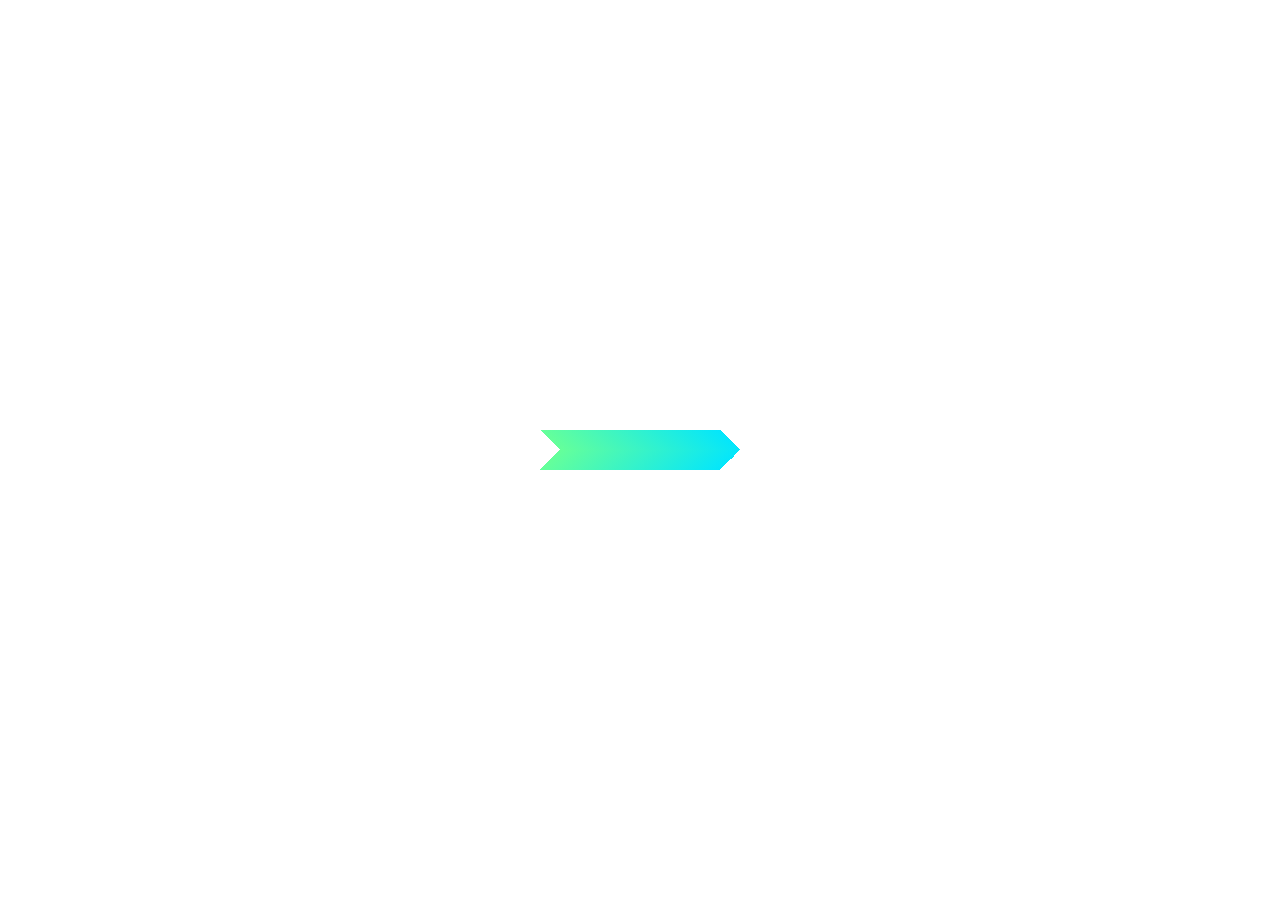
<file: projects backgrounds/five/index.html>
<!DOCTYPE html>
<html lang="en">
<head>
  <meta charset="UTF-8">
  <meta http-equiv="X-UA-Compatible" content="IE=edge">
  <meta name="viewport" content="width=device-width, initial-scale=1.0">
  <title>Document</title>
  <link rel="stylesheet" href="style.css">
</head>
<body>
  <div class="arrow"></div>
</body>
</html>
</file>
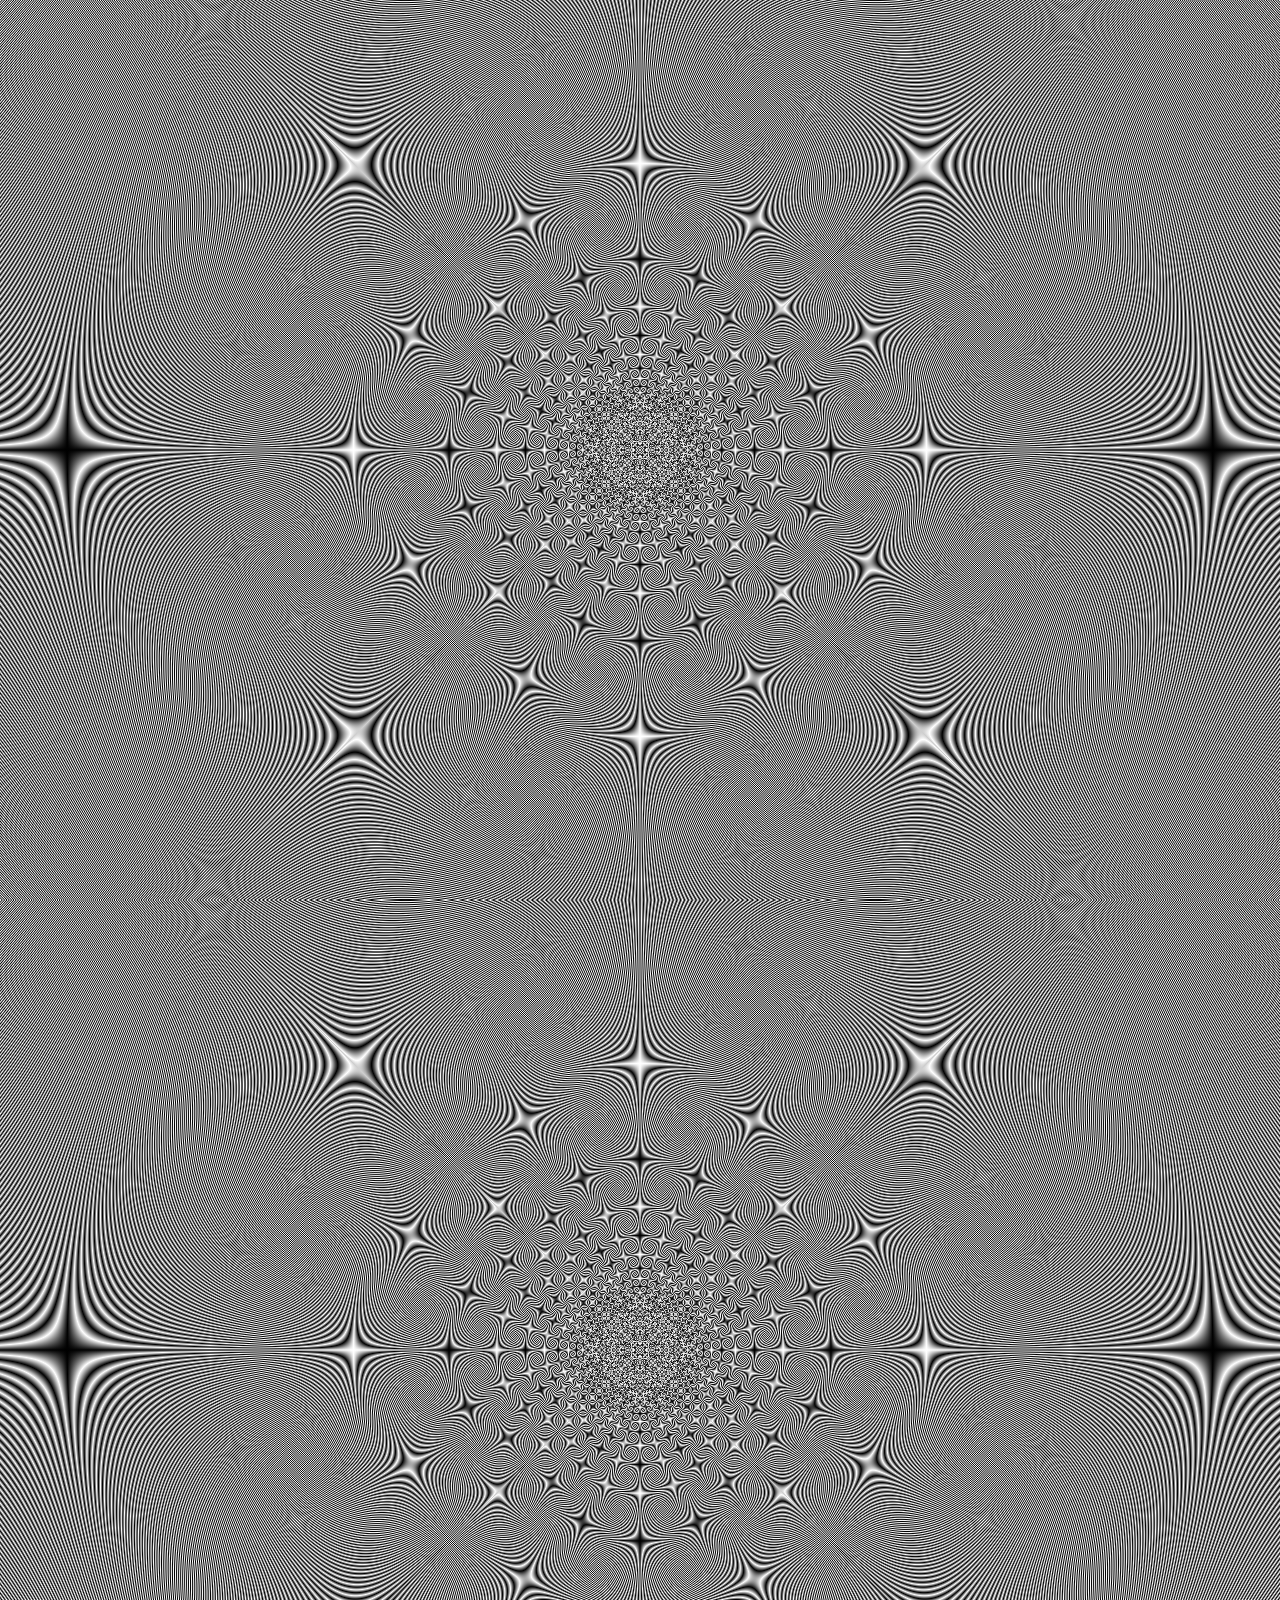
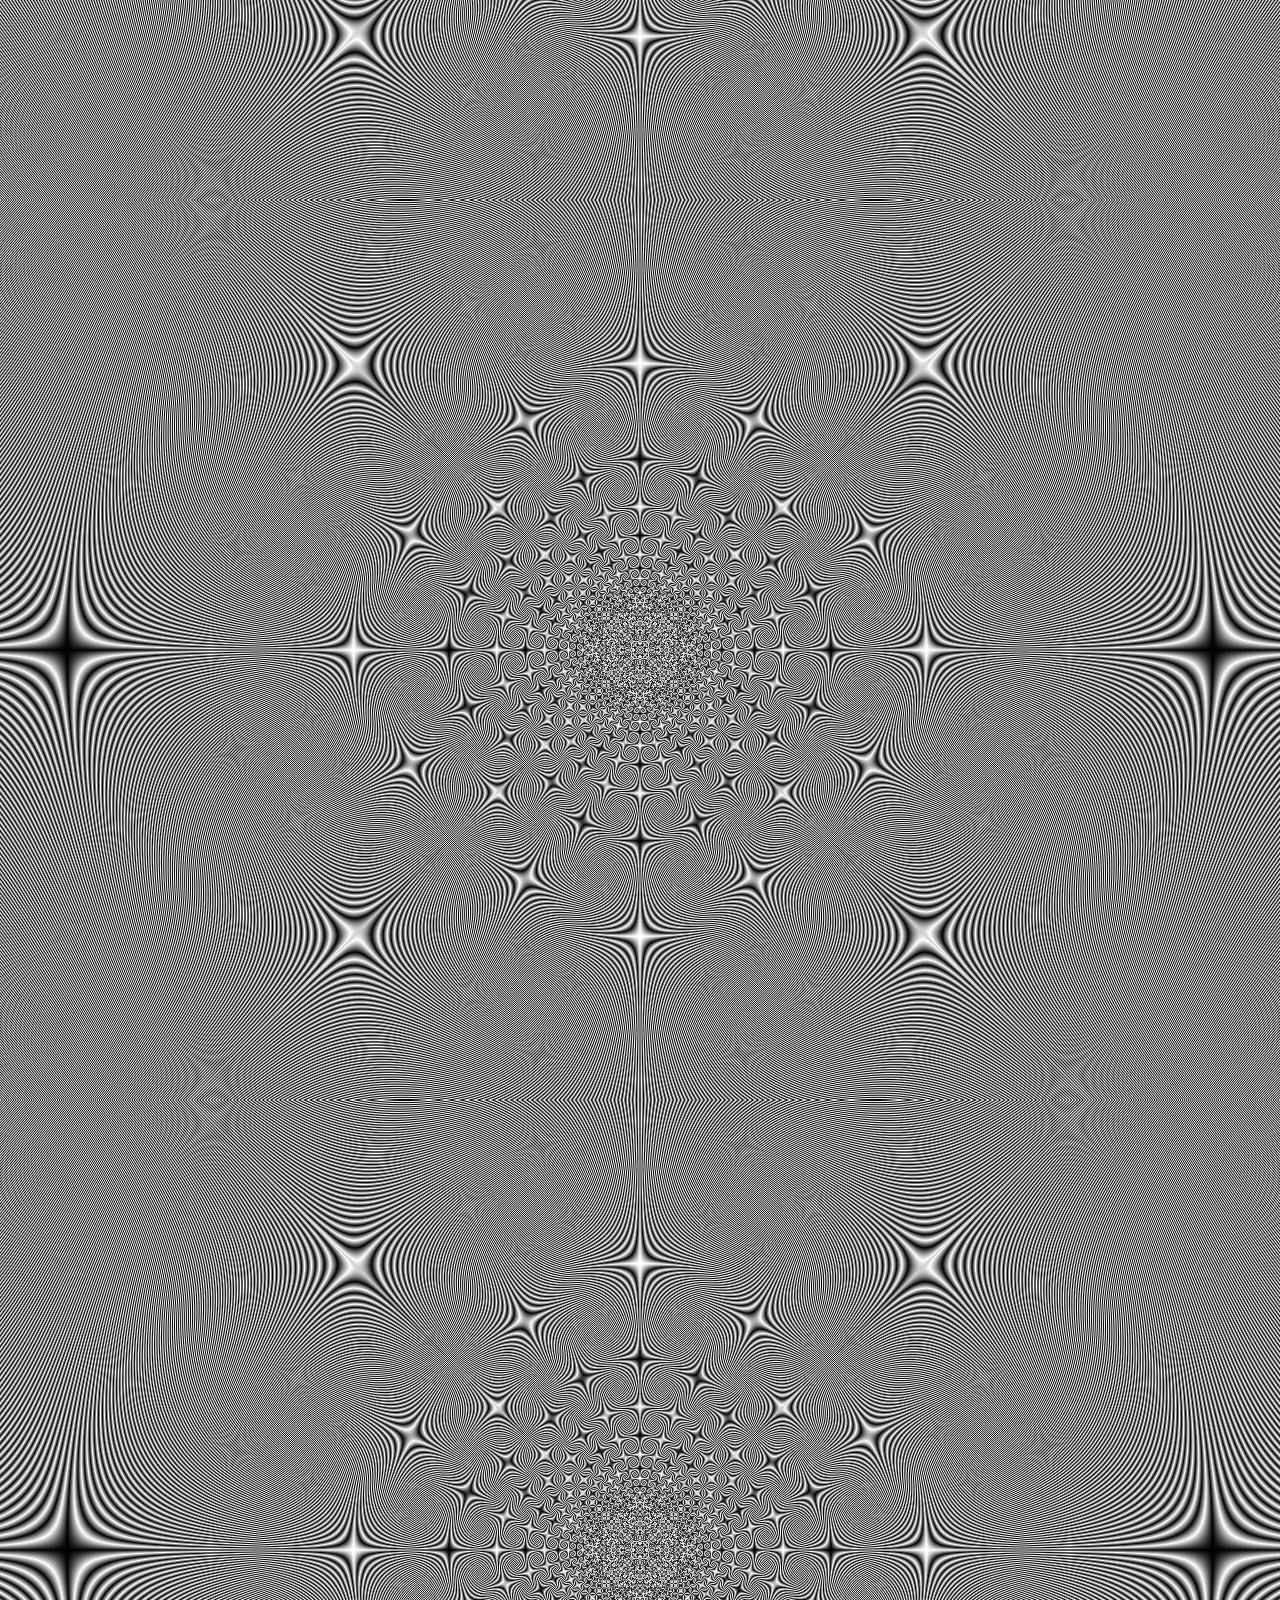
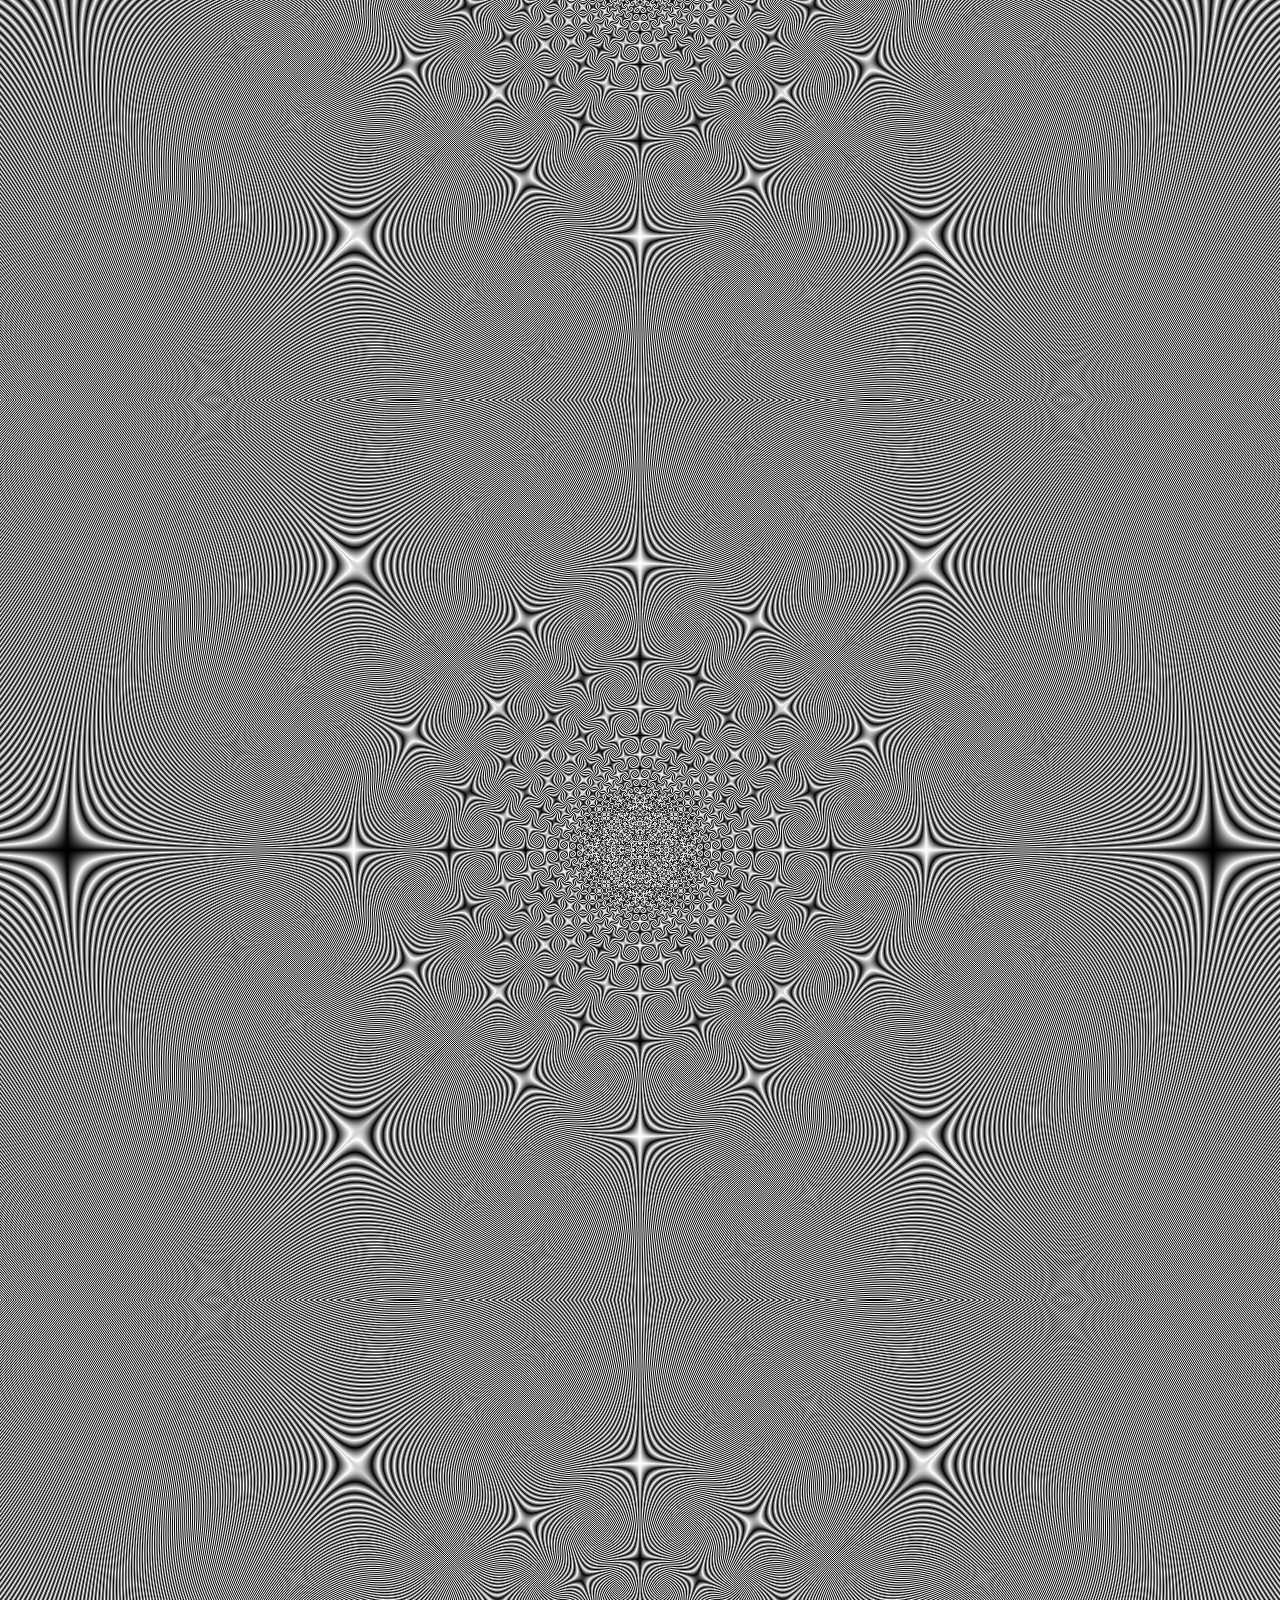
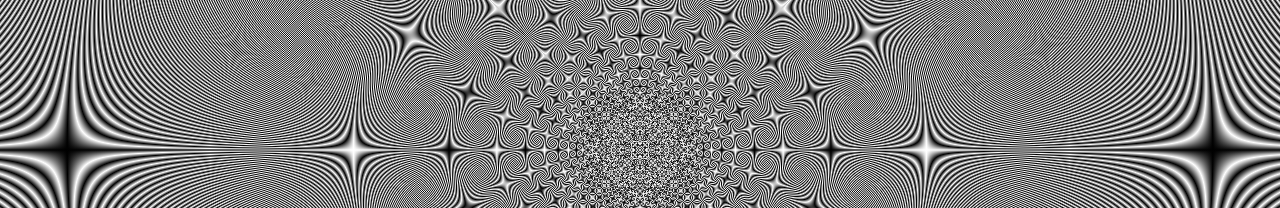
<file: projects backgrounds/four/index.html>
<!DOCTYPE html>
<html lang="en">
<head>
  <meta charset="UTF-8">
  <meta http-equiv="X-UA-Compatible" content="IE=edge">
  <meta name="viewport" content="width=device-width, initial-scale=1.0">
  <title>Document</title>
  <link rel="stylesheet" href="style.css">
</head>
<body>
  
</body>
</html>
</file>
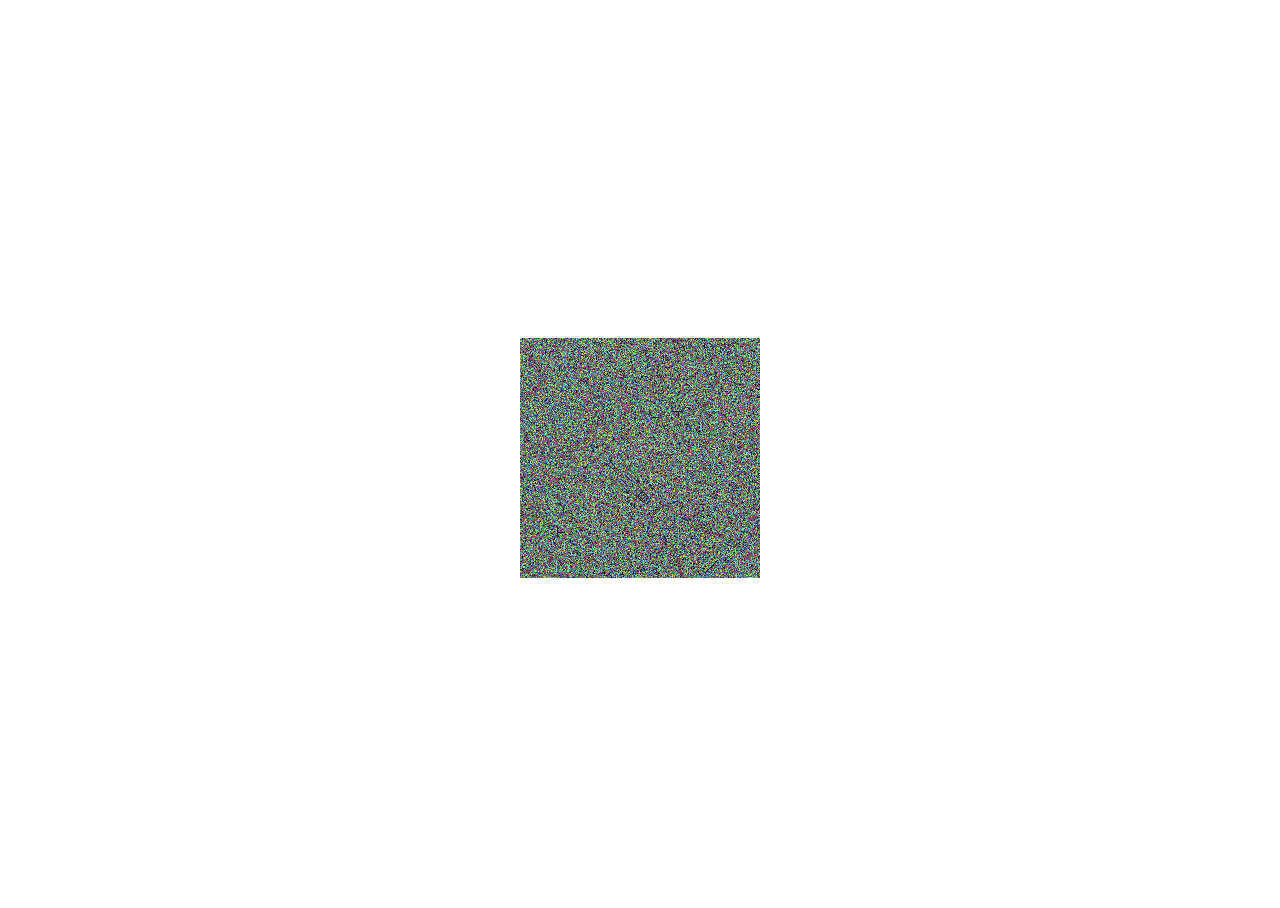
<file: projects backgrounds/one/index.html>
<!DOCTYPE html>
<html lang="en">
<head>
  <meta charset="UTF-8">
  <meta http-equiv="X-UA-Compatible" content="IE=edge">
  <meta name="viewport" content="width=device-width, initial-scale=1.0">
  <title>Document</title>
  <link rel="stylesheet" href="style.css">
</head>
<body>
  <div></div>
</body>
</html>
</file>
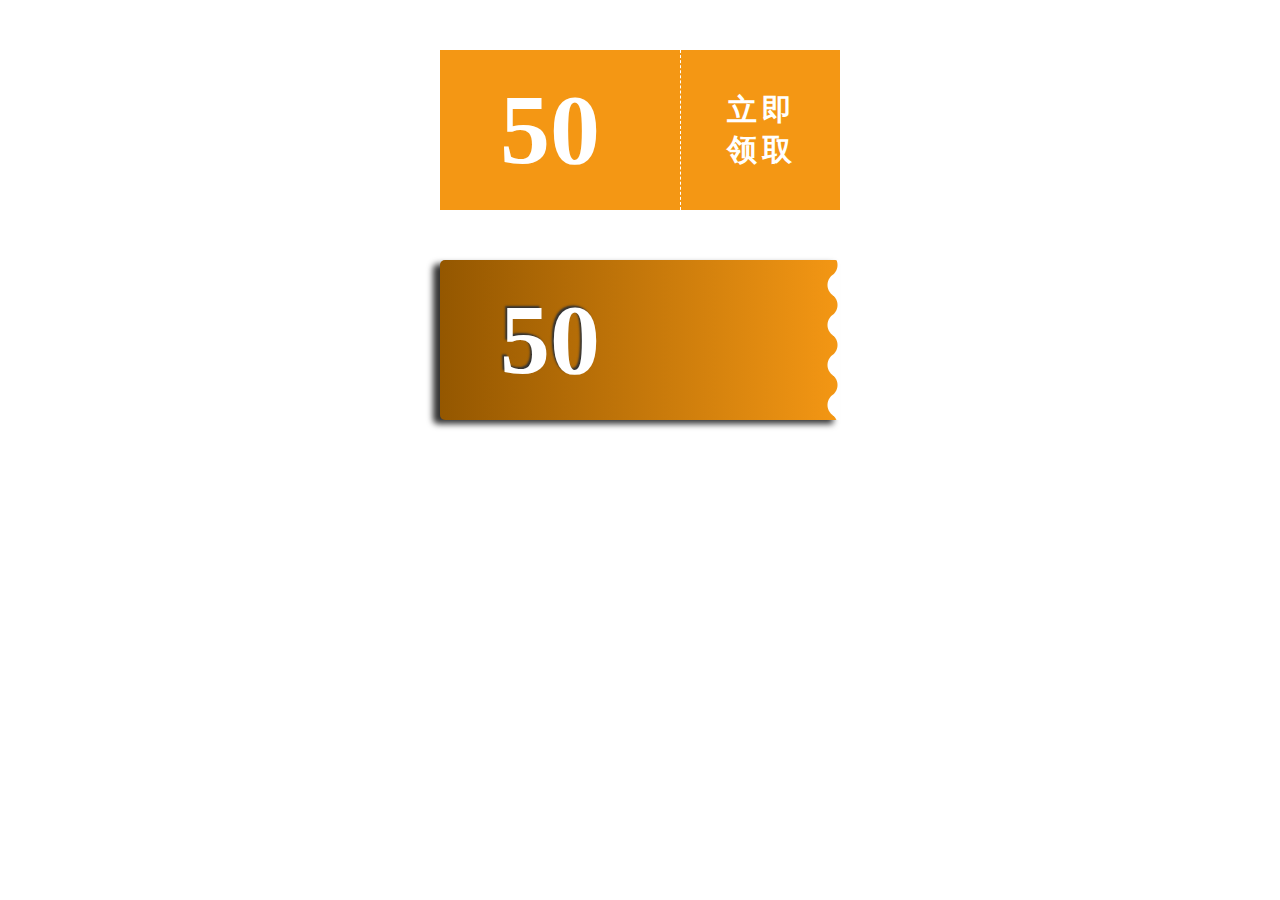
<file: projects backgrounds/seven/index.html>
<!DOCTYPE html>
<html lang="en">
  <head>
    <meta charset="UTF-8" />
    <meta http-equiv="X-UA-Compatible" content="IE=edge" />
    <meta name="viewport" content="width=device-width, initial-scale=1.0" />
    <title>Document</title>
    <link rel="stylesheet" href="style.css" />
  </head>
  <body>
    <div class="coupon">50</div>
    <div class="wave">50</div>  </body>
</html>
</file>
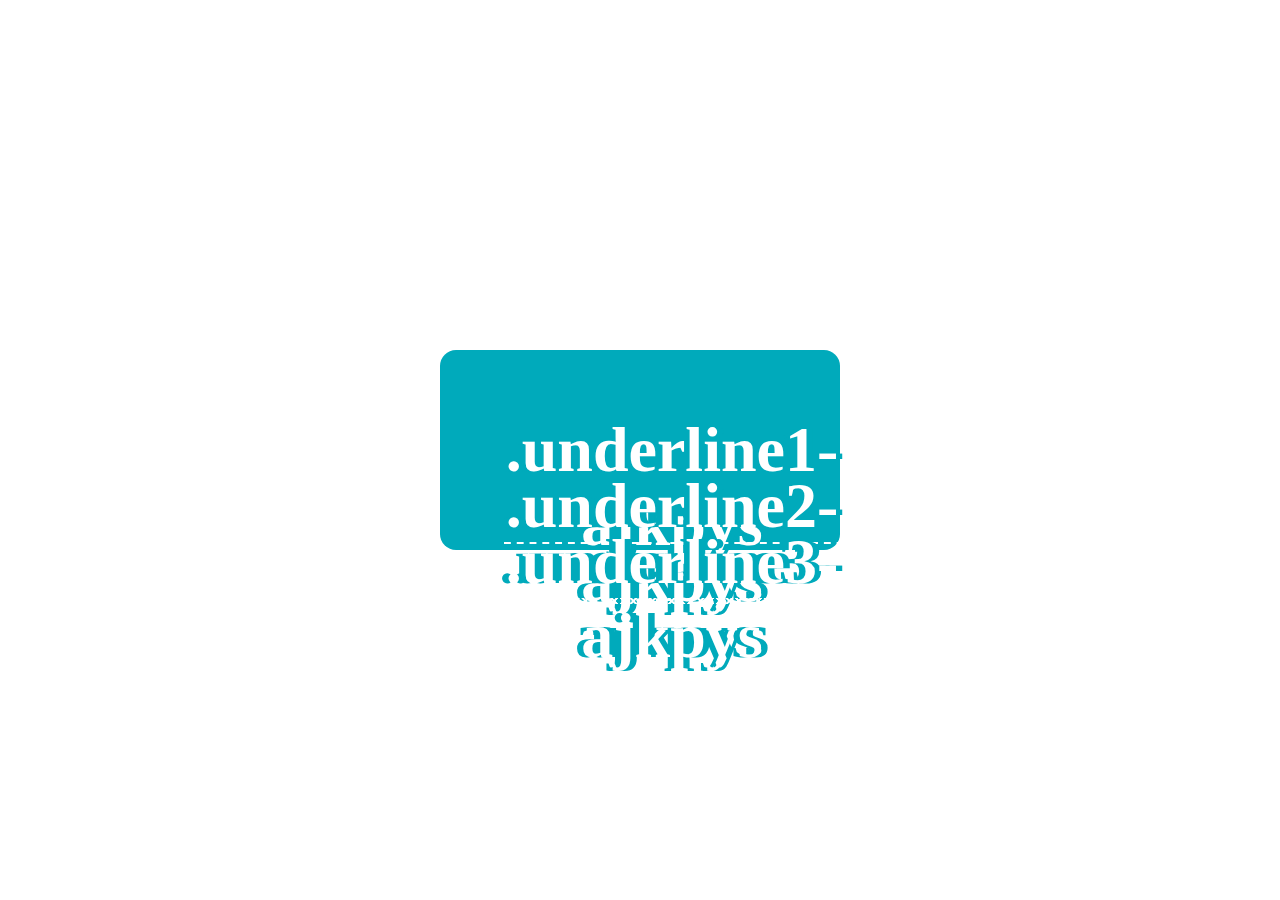
<file: projects backgrounds/six/index.html>
<!DOCTYPE html>
<html lang="en">
  <head>
    <meta charset="UTF-8" />
    <meta http-equiv="X-UA-Compatible" content="IE=edge" />
    <meta name="viewport" content="width=device-width, initial-scale=1.0" />
    <title>Document</title>
    <link rel="stylesheet" href="style.css" />
  </head>
  <body>
    <hgroup class="underline">
      <h1 class="underline1-ajkps">.underline1-ajkpys</h1>
      <h1 class="underline2-ajkps">.underline2-ajkpys</h1>
      <h1 class="underline3-ajkps">.underline3-ajkpys</h1>
  </hgroup>
  </body>
</html>
</file>
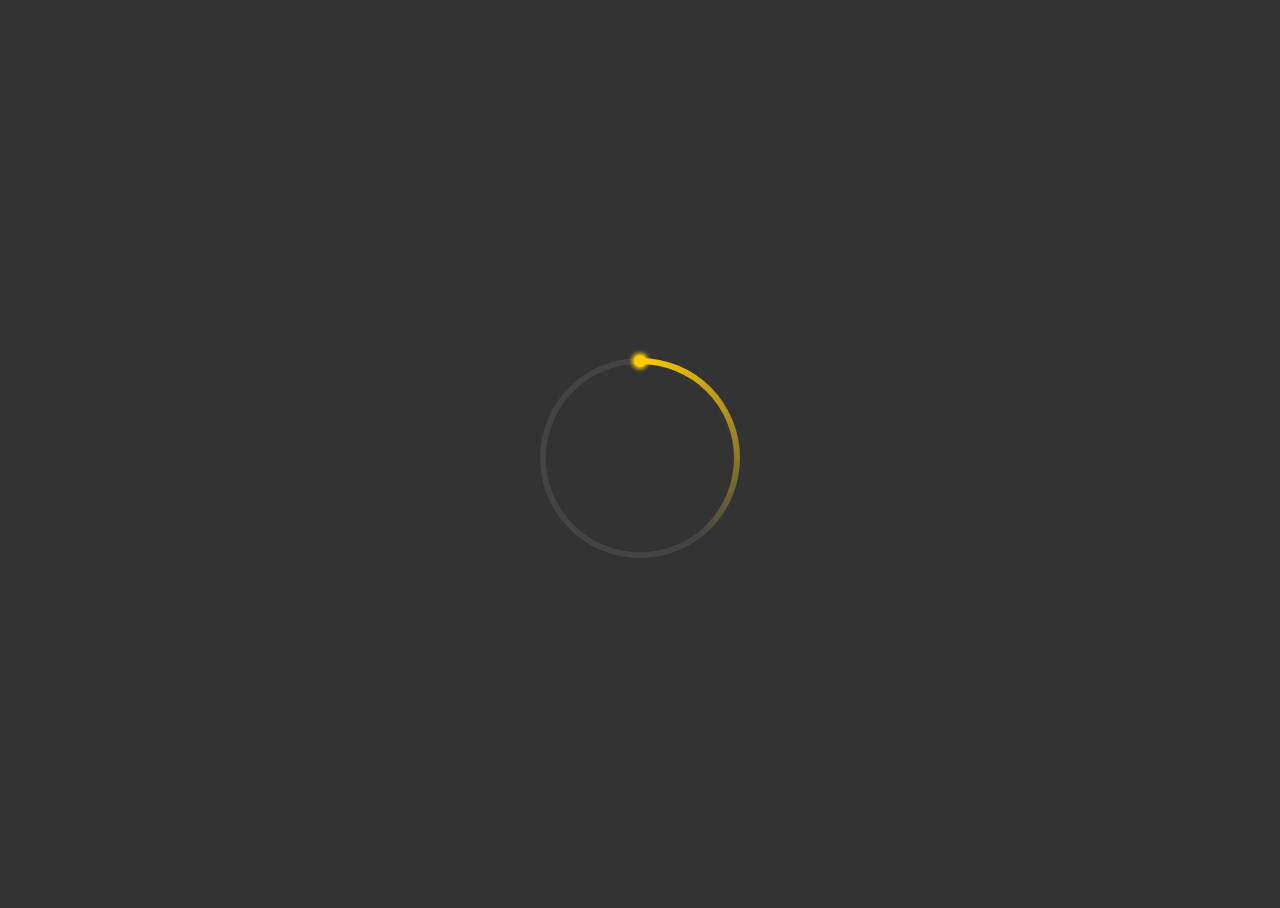
<file: projects backgrounds/three/index.html>
<!DOCTYPE html>
<html lang="en">
<head>
  <meta charset="UTF-8">
  <meta http-equiv="X-UA-Compatible" content="IE=edge">
  <meta name="viewport" content="width=device-width, initial-scale=1.0">
  <title>Document</title>
  <link rel="stylesheet" href="style.css">
</head>
<body>
  <div class="g-container">
    <div class="g-circle"></div>
</div>
</body>
</html>
</file>
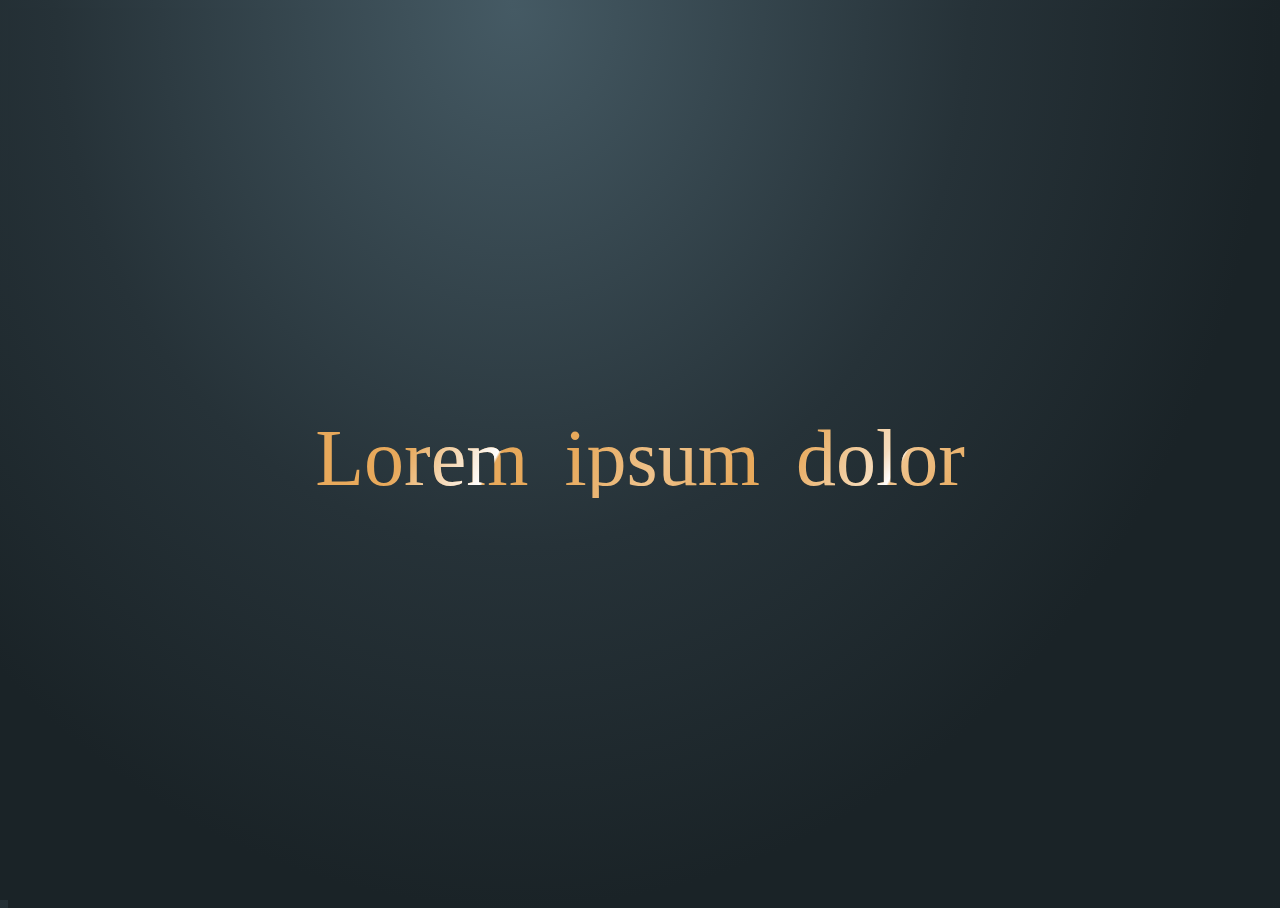
<file: projects backgrounds/two/index.html>
<!DOCTYPE html>
<html lang="en">
  <head>
    <meta charset="UTF-8" />
    <meta http-equiv="X-UA-Compatible" content="IE=edge" />
    <meta name="viewport" content="width=device-width, initial-scale=1.0" />
    <title>Document</title>
    <link rel="stylesheet" href="style.css" />
  </head>
  <body>
    <p data-text="Lorem ipsum dolor">Lorem ipsum dolor</p>
  </body>
</html>
</file>
<file: projects backgrounds/five/style.css>
.arrow{
  position: absolute;
  top:50%;
  left: 50%;
  transform:translate(-50%,-50%);
  width: 200px;
  height: 40px;
  text-align: center;
  color: white;
  font-size: 200%;
}
.arrow{
  background:
  linear-gradient(-135deg, transparent 10%, #04e6fb 10%, #65ff9a 100%)
  top right,
  linear-gradient(-45deg, transparent 10%, #04e6fb 10%, #65ff9a 100%)
  bottom right,
  linear-gradient(-135deg, #04e6fb 0, #65ff9a 90%, transparent 90%)
  top left,
  linear-gradient(-45deg, #04e6fb 0, #65ff9a 90%, transparent 90%)
  bottom left;
  background-size: 90% 50%;
  background-repeat: no-repeat;
}
</file>
<file: projects backgrounds/four/style.css>
html {
  height: 100%;
  background: repeating-conic-gradient(#fff, #000, #fff 0.1deg);
}
body {
  min-height: 5000px;
}
</file>
<file: projects backgrounds/one/style.css>
html,
body {
    width: 100%;
    height: 100%;
    display: flex;
}

@property --length {
  syntax: '<length>';
  inherits: false;
  initial-value: 0.00085px;
}

div {
    width: 240px;
    height: 240px;
    margin: auto;
}

div {
    background-image: repeating-radial-gradient(
        circle at 17% 32%,
        rgb(4, 4, 0),
        rgb(52, 72, 197),
        rgb(115, 252, 224),
        rgb(116, 71, 5),
        rgb(223, 46, 169),
        rgb(0, 160, 56),
        rgb(234, 255, 0) var(--length)
    );
    animation: change 1s infinite alternate;
}

@keyframes change {
    100% {
        --length: 0.0009px;
    }
}
</file>
<file: projects backgrounds/seven/style.css>
.coupon {
  position: relative;
  width: 400px;
  height: 160px;
  margin: 50px auto;
  background-image: 
      radial-gradient(circle at 1px 8px, transparent 6px, #f49714 6px, #f49714 0px),
      radial-gradient(circle at 199px 8px, transparent 6px, #f49714 6px, #f49714 0px);
  background-size: 200px 18px;
  background-position: 0 0, 200px 0;
  background-repeat-x: no-repeat;
  
  
  font-size: 100px;
  color: #fff;
  font-weight: bold;
  line-height: 160px;
  padding-left: 60px;
  box-sizing: border-box;
  cursor: pointer;
  
  &::before {
      position: absolute;
      content: "";
      left: 240px;
      top: 0;
      bottom : 0;
      width: 0;
      border-left: 1px dashed #fff;
  }
  
  &::after {
      position: absolute;
      content: "立即领取";
      font-size: 30px;
      width: 70px;
      top: 50%;
      right: 2%;
      transform: translate(-50%, -50%);
      line-height: 40px;
      letter-spacing: 5px;
  }
}

.wave {
  position: relative;
  width: 400px;
  height: 160px;
  margin: 50px auto;
  background: linear-gradient(90deg, #945700 0%, #f49714 100%);
  filter: drop-shadow(-7px 4px 3px #333);
  font-size: 100px;
  color: #fff;
  font-weight: bold;
  line-height: 160px;
  padding-left: 60px;
  box-sizing: border-box;
  cursor: pointer;
  border-radius: 5px;
  text-shadow: -2px -2px 2px #333;
  
  &::before,
  &::after {
      content: "";
      position: absolute;
      top: 0;
      // left: 0;
      right: 0;
      bottom :0;
  }
  
  &::before {
      width: 10px;
      background-image: radial-gradient(circle at -5px 10px, transparent 12px, #fff 13px, #fff 0px);
      background-size: 20px 20px;
      background-position: 0 15px;
  }
  
  &::after {
      width: 15px;
      background-image: radial-gradient(circle at 15px 10px, #fff 12px, transparent 13px, transparent 0px);
      background-size: 20px 40px;
      background-position: 0 15px;
  }
  .coupon {
    position: relative;
    width: 400px;
    height: 160px;
    margin: 50px auto;
    background-image: 
        radial-gradient(circle at 1px 8px, transparent 6px, #f49714 6px, #f49714 0px),
        radial-gradient(circle at 199px 8px, transparent 6px, #f49714 6px, #f49714 0px);
    background-size: 200px 18px;
    background-position: 0 0, 200px 0;
    background-repeat-x: no-repeat;
    
    
    font-size: 100px;
    color: #fff;
    font-weight: bold;
    line-height: 160px;
    padding-left: 60px;
    box-sizing: border-box;
    cursor: pointer;
    
    &::before {
        position: absolute;
        content: "";
        left: 240px;
        top: 0;
        bottom : 0;
        width: 0;
        border-left: 1px dashed #fff;
    }
    
    &::after {
        position: absolute;
        content: "立即领取";
        font-size: 30px;
        width: 70px;
        top: 50%;
        right: 2%;
        transform: translate(-50%, -50%);
        line-height: 40px;
        letter-spacing: 5px;
    }
}

.wave {
    position: relative;
    width: 400px;
    height: 160px;
    margin: 50px auto;
    background: linear-gradient(90deg, #945700 0%, #f49714 100%);
    filter: drop-shadow(-7px 4px 3px #333);
    font-size: 100px;
    color: #fff;
    font-weight: bold;
    line-height: 160px;
    padding-left: 60px;
    box-sizing: border-box;
    cursor: pointer;
    border-radius: 5px;
    text-shadow: -2px -2px 2px #333;
    
    &::before,
    &::after {
        content: "";
        position: absolute;
        top: 0;
        // left: 0;
        right: 0;
        bottom :0;
    }
    
    &::before {
        width: 10px;
        background-image: radial-gradient(circle at -5px 10px, transparent 12px, #fff 13px, #fff 0px);
        background-size: 20px 20px;
        background-position: 0 15px;
    }
    
    &::after {
        width: 15px;
        background-image: radial-gradient(circle at 15px 10px, #fff 12px, transparent 13px, transparent 0px);
        background-size: 20px 40px;
        background-position: 0 15px;
    }
}
</file>
<file: projects backgrounds/six/style.css>
.underline {
	position: absolute;
	top: 50%;
	left: 50%;
	transform: translate(-50%, -50%);
	width: 400px;
	height: 200px;
	text-align: center;
	color: white;
	font-size: 200%;
	background: #00aabb;
	border-radius: 0.5em;
}

.underline1-ajkps,
.underline2-ajkps,
.underline3-ajkps {
	height: 100px;
	cursor: pointer;
	position: absolute;
	left: 16%;
	text-shadow: 0.1em 0 #00aabb, -0.1em 0 #00aabb;
	transition: 1s;
}

.underline1-ajkps {
	top: 10%;
	background: linear-gradient(white, white) no-repeat;
	background-size: 100% 1px;
	background-position: -10em 1.15em;
}

.underline1-ajkps:hover {
	background-position: 0 1.15em;
}

.underline2-ajkps {
	top: 38%;
	background: linear-gradient(90deg, white 50%, transparent 0) repeat-x;
	background-size: 0.2em 2px;
	background-position: -3em 1.15em;
}

.underline2-ajkps:hover {
	background-position: 0 1.15em;
}

.underline3-ajkps {
	top: 66%;
	background: 
			linear-gradient(-45deg, transparent 40%, white 0, white 60%, transparent 0) 0 1em,
			linear-gradient(45deg, transparent 40%, white 0, white 60%, transparent 0) 0.1em 1em;
	background-repeat: repeat-x;
	background-size: 0.15em 0.1em;
	background-position: -3em 1.15em;
}
.underline3-ajkps:hover {
	background: linear-gradient(-45deg, transparent 40%, deeppink 0, deeppink 60%, transparent 0) 0 1em,
			linear-gradient(45deg, transparent 40%, deeppink 0, deeppink 60%, transparent 0) 0.1em 1em;
	background-repeat: repeat-x;
	background-size: 0.15em 0.1em;
	background-position: 0 1.15em;
}
</file>
<file: projects backgrounds/three/style.css>
body, html {
  width: 100%;
  height: 100%;
  display: flex;
  background: #333;
}

.g-container {
  position: relative;
  width: 200px;
  height: 200px;
  margin: auto;
  border-radius: 50%;
  box-sizing: border-box;
  border: 6px solid #444;
}
.g-circle {
  position: absolute;
  top: -6px;
  left: -6px;
  bottom: -6px;
  right: -6px;
  border-radius: 50%;
  background: conic-gradient(#fc0 0%, transparent 40%, transparent);
  animation: rotate 3s ease-in-out infinite;
  transition-origin: 50% 50%;
  
  &::before {
      content: "";
      position: absolute;
      top: 6px;
      left: 6px;
      bottom: 6px;
      right: 6px;
      background: #333;
      border-radius: 50%;
      // z-index: 1;
  }
  
  &::after {
      content: "";
      position: absolute;
      width: 12px;
      height: 12px;
      top: 0;
      left: 50%;
      transform: translate(-50%, -3px);
      border-radius: 50%;
      background: #fc0;
      box-shadow: 0 0 4px 2px #fc0;
  }
}

@keyframes rotate {
  100% {
      transform: rotate(-360deg);
  }
}
</file>
<file: projects backgrounds/two/style.css>
html,
body {
  width: 100%;
  height: 100%;
  background-image: radial-gradient(
    ellipse farthest-side at 40% 0%,
    #455a64 0%,
    #263238 60%,
    #1a2327 100%
  );
  display: flex;
}

p {
  position: relative;
  margin: auto;
  font-size: 5rem;
  word-spacing: 0.2em;
  display: inline-block;
  line-height: 1;
  white-space: nowrap;
  color: transparent;
  background-color: #e8a95b;
  background-clip: text;
}

p::after {
  content: attr(data-text);
  position: absolute;
  left: 0;
  top: 0;
  width: 100%;
  height: 100%;
  z-index: 5;
  background-image: linear-gradient(
    120deg,
    transparent 0%,
    transparent 6rem,
    white 11rem,
    transparent 11.15rem,
    transparent 15rem,
    rgba(255, 255, 255, 0.3) 20rem,
    transparent 25rem,
    transparent 27rem,
    rgba(255, 255, 255, 0.6) 32rem,
    white 33rem,
    rgba(255, 255, 255, 0.3) 33.15rem,
    transparent 38rem,
    transparent 40rem,
    rgba(255, 255, 255, 0.3) 45rem,
    transparent 50rem,
    transparent 100%
  );
  background-clip: text;
  background-size: 150% 100%;
  background-repeat: no-repeat;
  animation: shine 5s infinite linear;
}

@keyframes shine {
  0% {
    background-position: 50% 0;
  }
  100% {
    background-position: -190% 0;
  }
}
</file>
